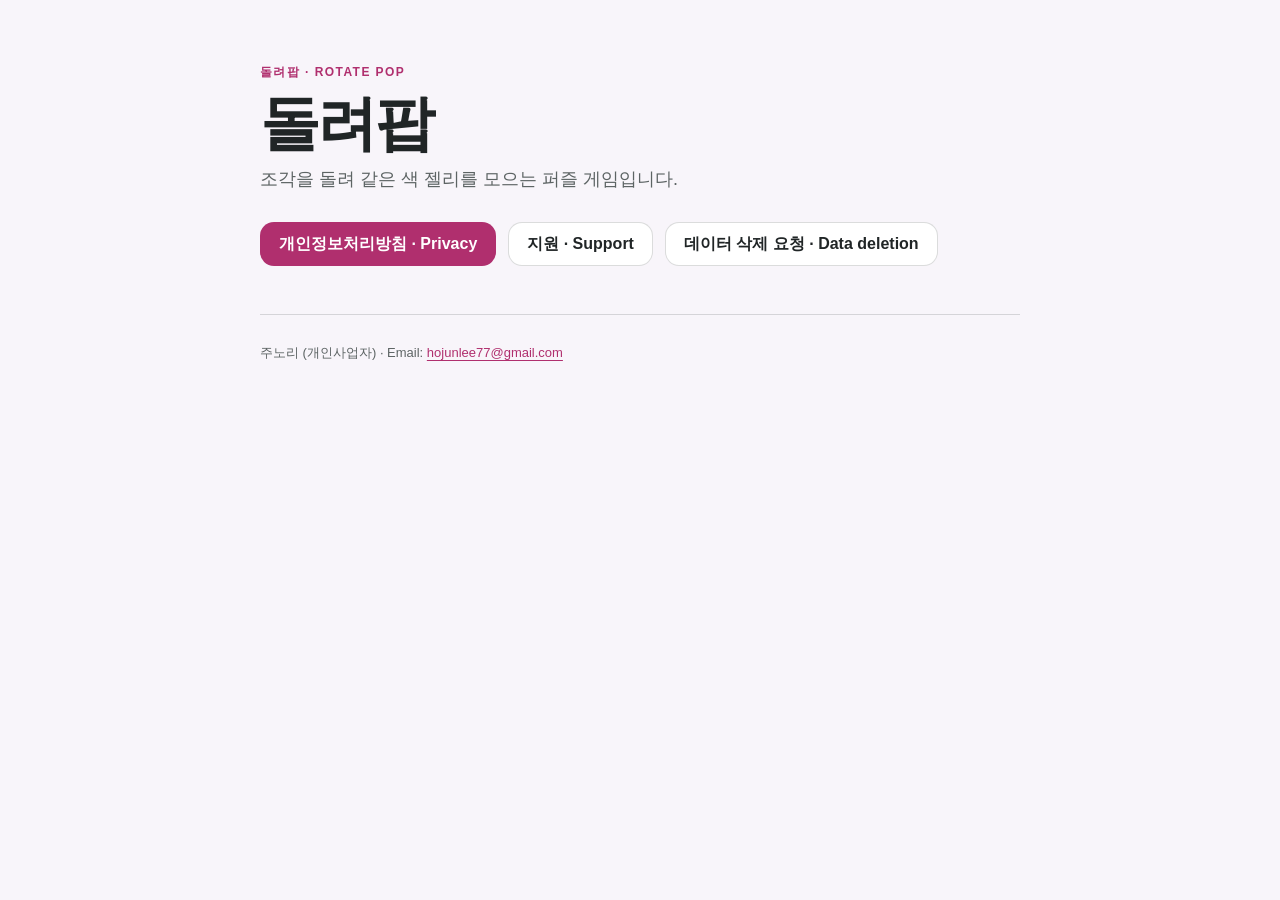
<file: index.html>
<!doctype html>
<html lang="ko">
<head>
  <meta charset="utf-8">
  <meta name="viewport" content="width=device-width, initial-scale=1">
  <meta name="description" content="돌려팝(Rotate Pop) 개인정보처리방침과 고객 지원 · Privacy Policy and Support for Rotate Pop.">
  <title>돌려팝 · Rotate Pop</title>
  <link rel="stylesheet" href="styles.css">
</head>
<body>
  <main>
    <header>
      <div class="eyebrow">돌려팝 · Rotate Pop</div>
      <h1>돌려팝</h1>
      <p class="lede">조각을 돌려 같은 색 젤리를 모으는 퍼즐 게임입니다.</p>
      <div class="actions">
        <a class="button primary" href="privacy/">개인정보처리방침 · Privacy</a>
        <a class="button" href="support/">지원 · Support</a>
        <a class="button" href="data-deletion/">데이터 삭제 요청 · Data deletion</a>
      </div>
    </header>
    <footer>
      주노리 (개인사업자) · Email: <a href="mailto:hojunlee77@gmail.com?subject=Rotate%20Pop">hojunlee77@gmail.com</a>
    </footer>
  </main>
</body>
</html>
</file>
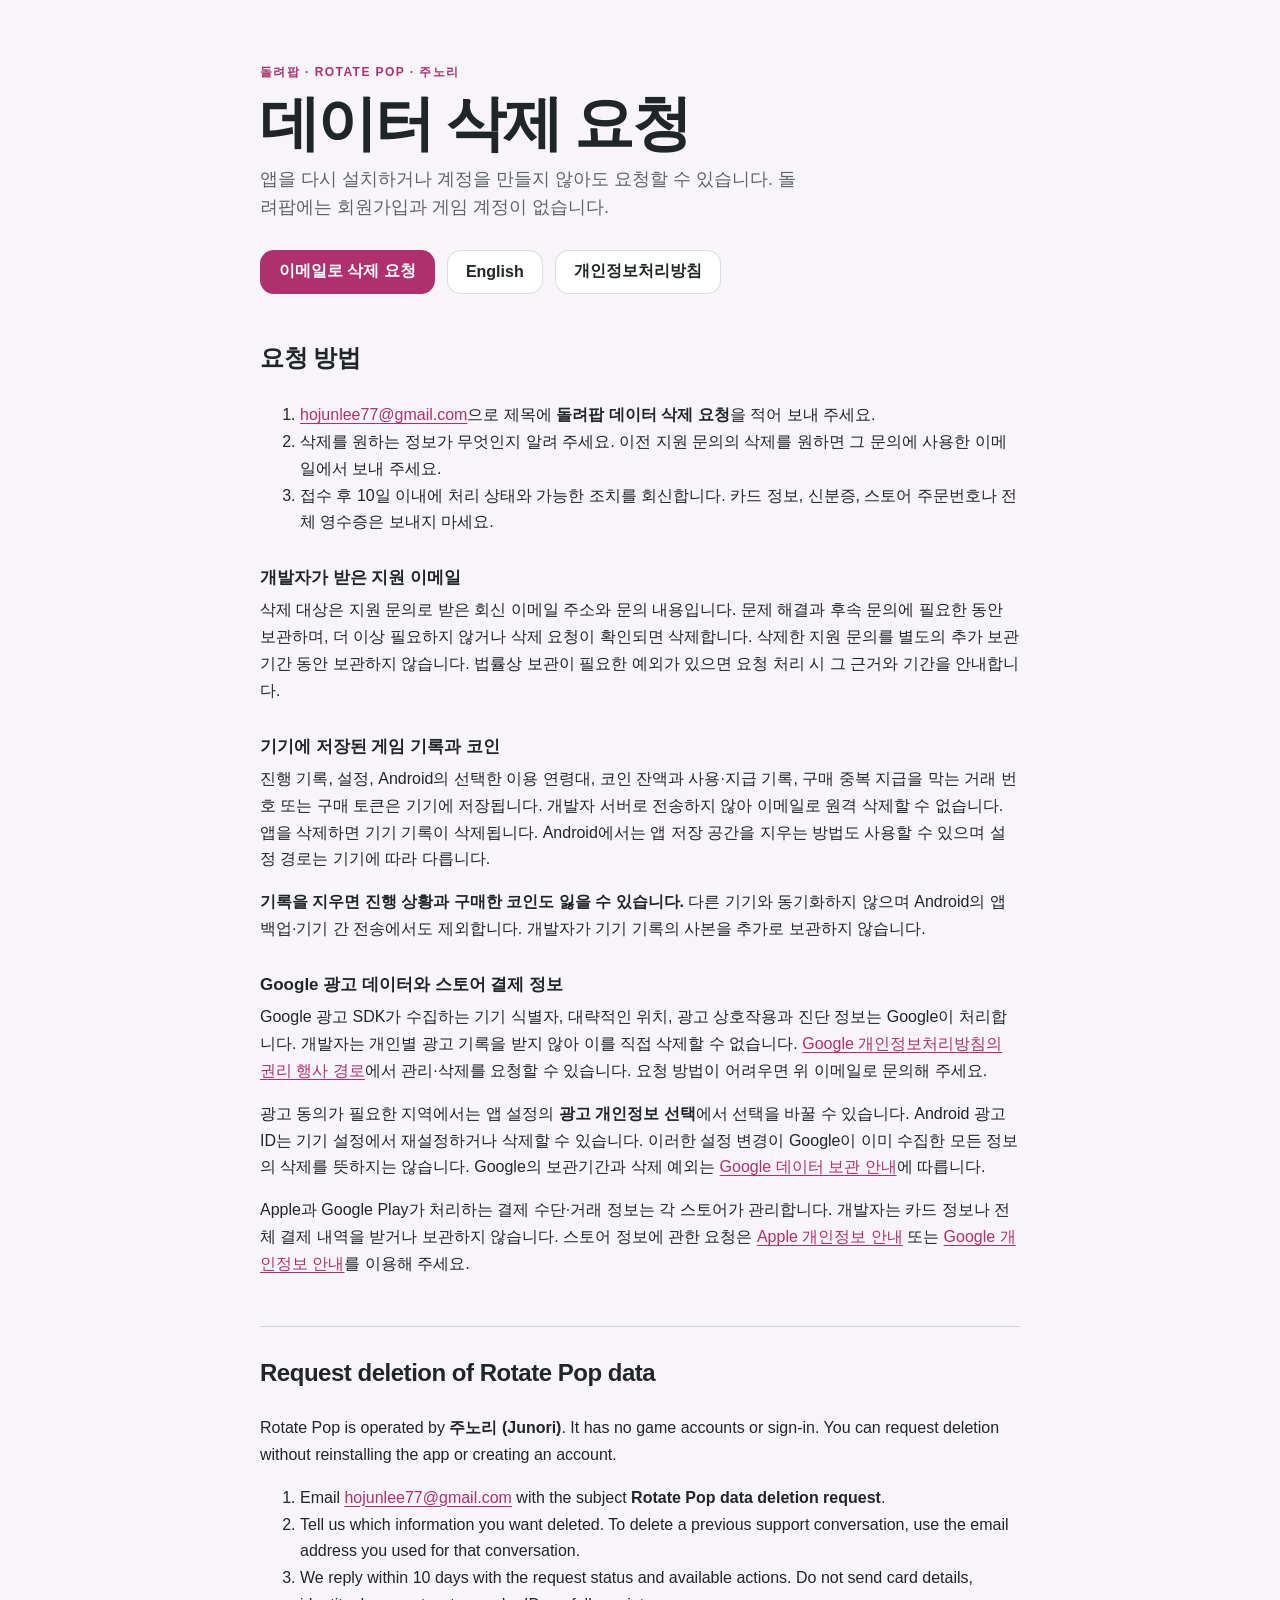
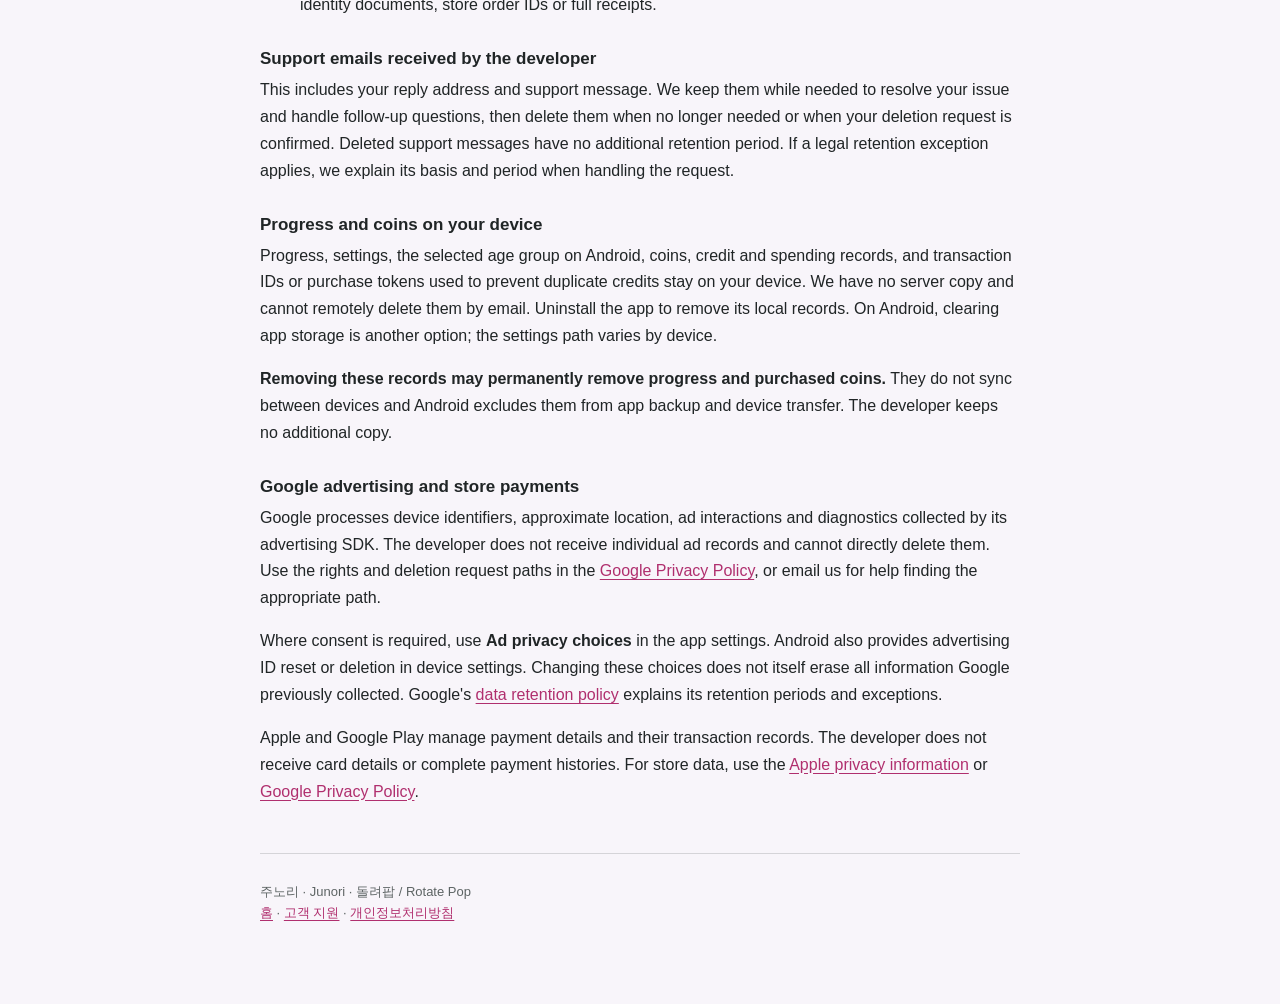
<file: data-deletion/index.html>
<!doctype html>
<html lang="ko">
<head>
  <meta charset="utf-8">
  <meta name="viewport" content="width=device-width, initial-scale=1">
  <meta name="description" content="돌려팝(Rotate Pop) 데이터 삭제 요청 방법 · Request deletion of Rotate Pop data.">
  <title>돌려팝 데이터 삭제 요청 · Rotate Pop Data Deletion</title>
  <link rel="stylesheet" href="../styles.css">
</head>
<body>
  <main>
    <header>
      <div class="eyebrow">돌려팝 · Rotate Pop · 주노리</div>
      <h1>데이터 삭제 요청</h1>
      <p class="lede">앱을 다시 설치하거나 계정을 만들지 않아도 요청할 수 있습니다. 돌려팝에는 회원가입과 게임 계정이 없습니다.</p>
      <nav class="actions" aria-label="데이터 삭제 안내">
        <a class="button primary" href="mailto:hojunlee77@gmail.com?subject=Rotate%20Pop%20data%20deletion%20request">이메일로 삭제 요청</a>
        <a class="button" href="#english">English</a>
        <a class="button" href="../privacy/">개인정보처리방침</a>
      </nav>
    </header>

    <section class="language" lang="ko">
      <h2>요청 방법</h2>
      <ol>
        <li><a href="mailto:hojunlee77@gmail.com?subject=Rotate%20Pop%20data%20deletion%20request">hojunlee77@gmail.com</a>으로 제목에 <strong>돌려팝 데이터 삭제 요청</strong>을 적어 보내 주세요.</li>
        <li>삭제를 원하는 정보가 무엇인지 알려 주세요. 이전 지원 문의의 삭제를 원하면 그 문의에 사용한 이메일에서 보내 주세요.</li>
        <li>접수 후 10일 이내에 처리 상태와 가능한 조치를 회신합니다. 카드 정보, 신분증, 스토어 주문번호나 전체 영수증은 보내지 마세요.</li>
      </ol>

      <h3>개발자가 받은 지원 이메일</h3>
      <p>삭제 대상은 지원 문의로 받은 회신 이메일 주소와 문의 내용입니다. 문제 해결과 후속 문의에 필요한 동안 보관하며, 더 이상 필요하지 않거나 삭제 요청이 확인되면 삭제합니다. 삭제한 지원 문의를 별도의 추가 보관기간 동안 보관하지 않습니다. 법률상 보관이 필요한 예외가 있으면 요청 처리 시 그 근거와 기간을 안내합니다.</p>

      <h3>기기에 저장된 게임 기록과 코인</h3>
      <p>진행 기록, 설정, Android의 선택한 이용 연령대, 코인 잔액과 사용·지급 기록, 구매 중복 지급을 막는 거래 번호 또는 구매 토큰은 기기에 저장됩니다. 개발자 서버로 전송하지 않아 이메일로 원격 삭제할 수 없습니다. 앱을 삭제하면 기기 기록이 삭제됩니다. Android에서는 앱 저장 공간을 지우는 방법도 사용할 수 있으며 설정 경로는 기기에 따라 다릅니다.</p>
      <p><strong>기록을 지우면 진행 상황과 구매한 코인도 잃을 수 있습니다.</strong> 다른 기기와 동기화하지 않으며 Android의 앱 백업·기기 간 전송에서도 제외합니다. 개발자가 기기 기록의 사본을 추가로 보관하지 않습니다.</p>

      <h3>Google 광고 데이터와 스토어 결제 정보</h3>
      <p>Google 광고 SDK가 수집하는 기기 식별자, 대략적인 위치, 광고 상호작용과 진단 정보는 Google이 처리합니다. 개발자는 개인별 광고 기록을 받지 않아 이를 직접 삭제할 수 없습니다. <a href="https://policies.google.com/privacy?hl=ko">Google 개인정보처리방침의 권리 행사 경로</a>에서 관리·삭제를 요청할 수 있습니다. 요청 방법이 어려우면 위 이메일로 문의해 주세요.</p>
      <p>광고 동의가 필요한 지역에서는 앱 설정의 <strong>광고 개인정보 선택</strong>에서 선택을 바꿀 수 있습니다. Android 광고 ID는 기기 설정에서 재설정하거나 삭제할 수 있습니다. 이러한 설정 변경이 Google이 이미 수집한 모든 정보의 삭제를 뜻하지는 않습니다. Google의 보관기간과 삭제 예외는 <a href="https://policies.google.com/technologies/retention?hl=ko">Google 데이터 보관 안내</a>에 따릅니다.</p>
      <p>Apple과 Google Play가 처리하는 결제 수단·거래 정보는 각 스토어가 관리합니다. 개발자는 카드 정보나 전체 결제 내역을 받거나 보관하지 않습니다. 스토어 정보에 관한 요청은 <a href="https://www.apple.com/kr/legal/privacy/">Apple 개인정보 안내</a> 또는 <a href="https://policies.google.com/privacy?hl=ko">Google 개인정보 안내</a>를 이용해 주세요.</p>
    </section>

    <section id="english" class="language" lang="en">
      <h2>Request deletion of Rotate Pop data</h2>
      <p>Rotate Pop is operated by <strong>주노리 (Junori)</strong>. It has no game accounts or sign-in. You can request deletion without reinstalling the app or creating an account.</p>
      <ol>
        <li>Email <a href="mailto:hojunlee77@gmail.com?subject=Rotate%20Pop%20data%20deletion%20request">hojunlee77@gmail.com</a> with the subject <strong>Rotate Pop data deletion request</strong>.</li>
        <li>Tell us which information you want deleted. To delete a previous support conversation, use the email address you used for that conversation.</li>
        <li>We reply within 10 days with the request status and available actions. Do not send card details, identity documents, store order IDs or full receipts.</li>
      </ol>
      <h3>Support emails received by the developer</h3>
      <p>This includes your reply address and support message. We keep them while needed to resolve your issue and handle follow-up questions, then delete them when no longer needed or when your deletion request is confirmed. Deleted support messages have no additional retention period. If a legal retention exception applies, we explain its basis and period when handling the request.</p>
      <h3>Progress and coins on your device</h3>
      <p>Progress, settings, the selected age group on Android, coins, credit and spending records, and transaction IDs or purchase tokens used to prevent duplicate credits stay on your device. We have no server copy and cannot remotely delete them by email. Uninstall the app to remove its local records. On Android, clearing app storage is another option; the settings path varies by device.</p>
      <p><strong>Removing these records may permanently remove progress and purchased coins.</strong> They do not sync between devices and Android excludes them from app backup and device transfer. The developer keeps no additional copy.</p>
      <h3>Google advertising and store payments</h3>
      <p>Google processes device identifiers, approximate location, ad interactions and diagnostics collected by its advertising SDK. The developer does not receive individual ad records and cannot directly delete them. Use the rights and deletion request paths in the <a href="https://policies.google.com/privacy">Google Privacy Policy</a>, or email us for help finding the appropriate path.</p>
      <p>Where consent is required, use <strong>Ad privacy choices</strong> in the app settings. Android also provides advertising ID reset or deletion in device settings. Changing these choices does not itself erase all information Google previously collected. Google's <a href="https://policies.google.com/technologies/retention">data retention policy</a> explains its retention periods and exceptions.</p>
      <p>Apple and Google Play manage payment details and their transaction records. The developer does not receive card details or complete payment histories. For store data, use the <a href="https://www.apple.com/legal/privacy/">Apple privacy information</a> or <a href="https://policies.google.com/privacy">Google Privacy Policy</a>.</p>
    </section>
    <footer>
      주노리 · Junori · 돌려팝 / Rotate Pop<br>
      <a href="../">홈</a> · <a href="../support/">고객 지원</a> · <a href="../privacy/">개인정보처리방침</a>
    </footer>
  </main>
</body>
</html>
</file>
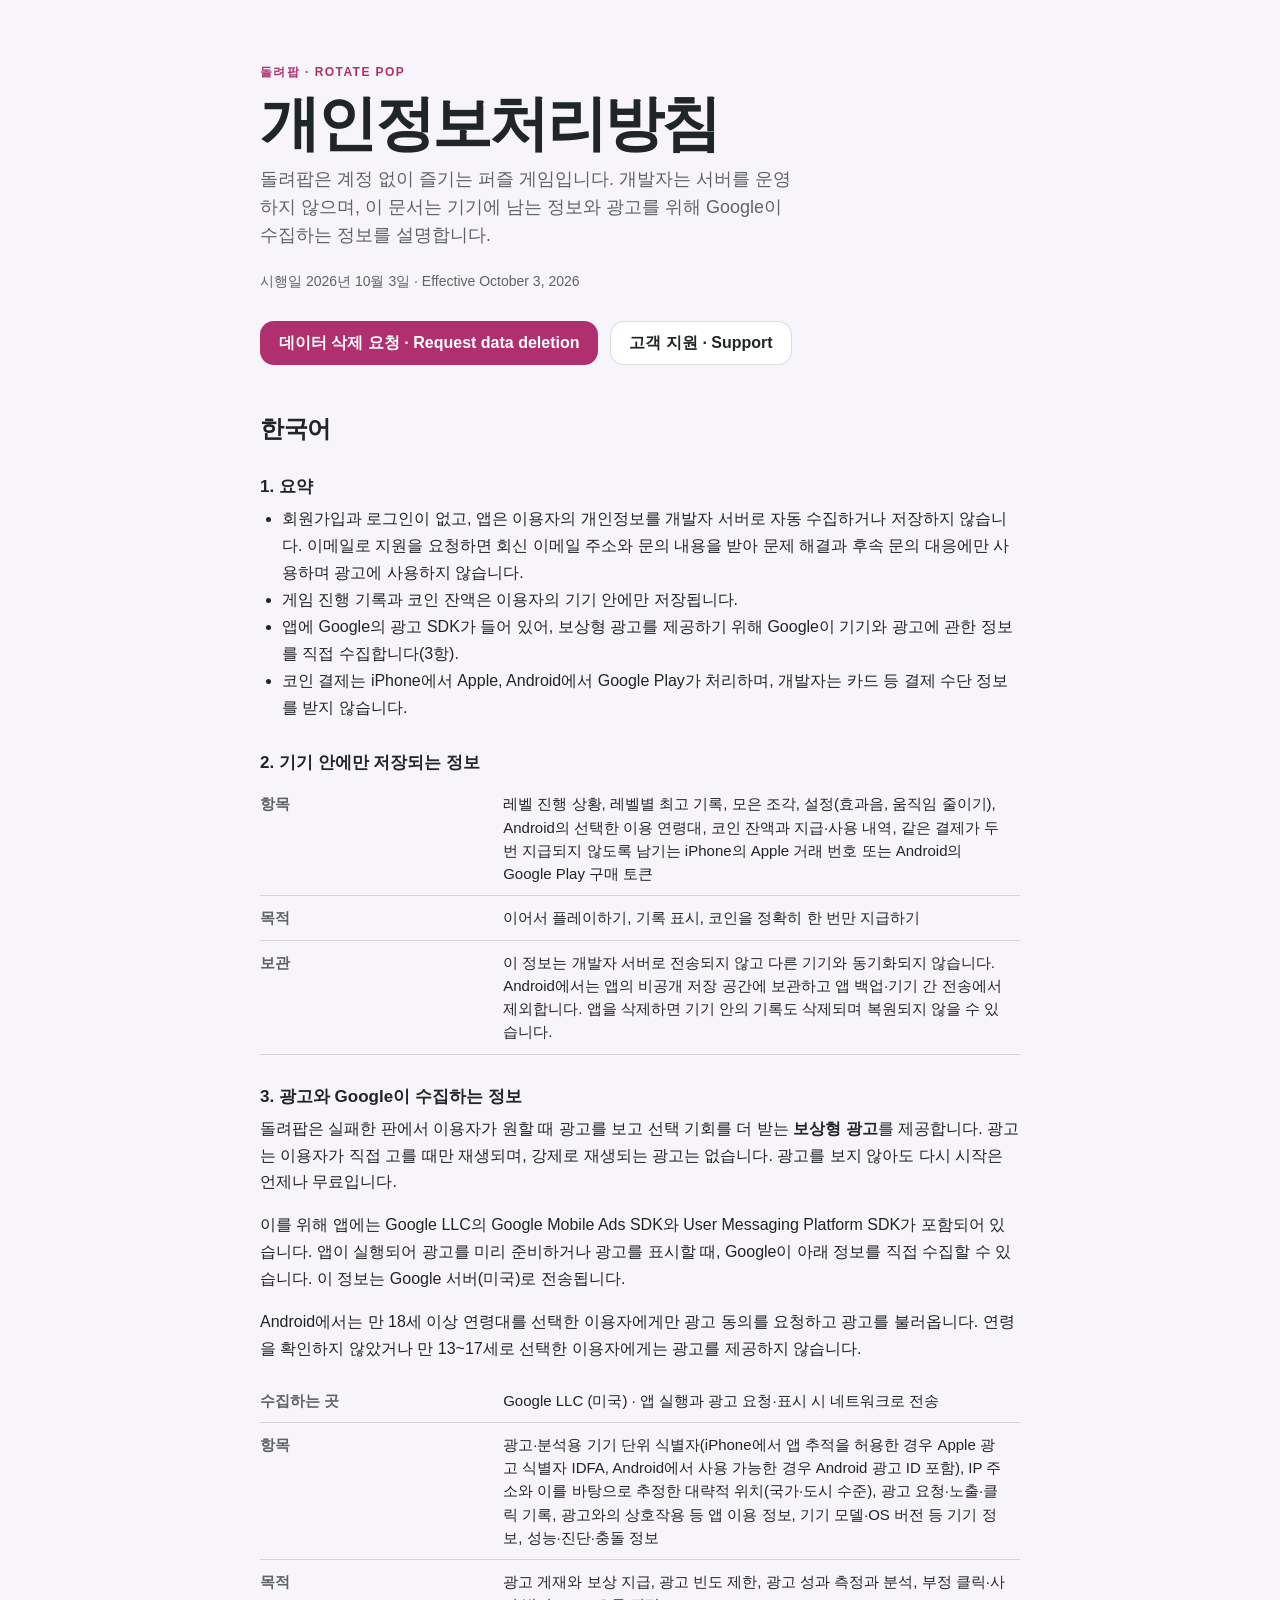
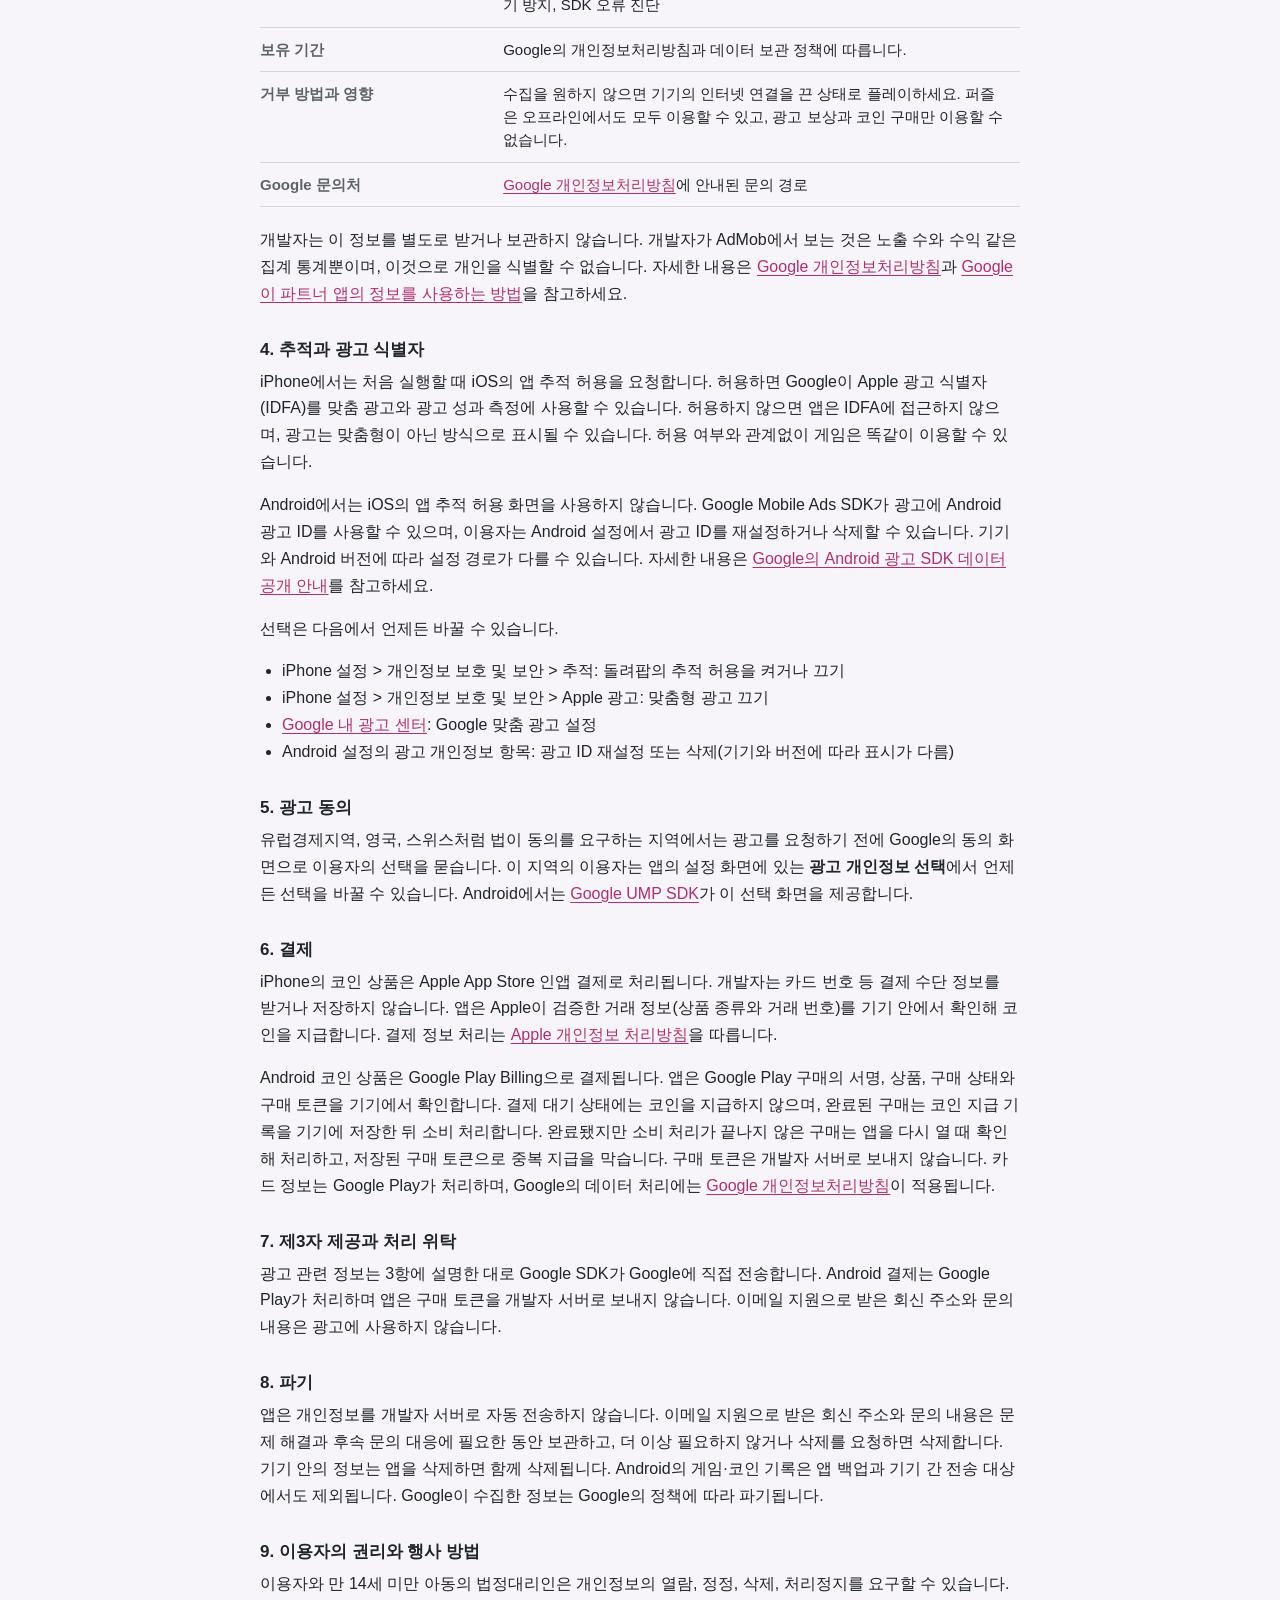
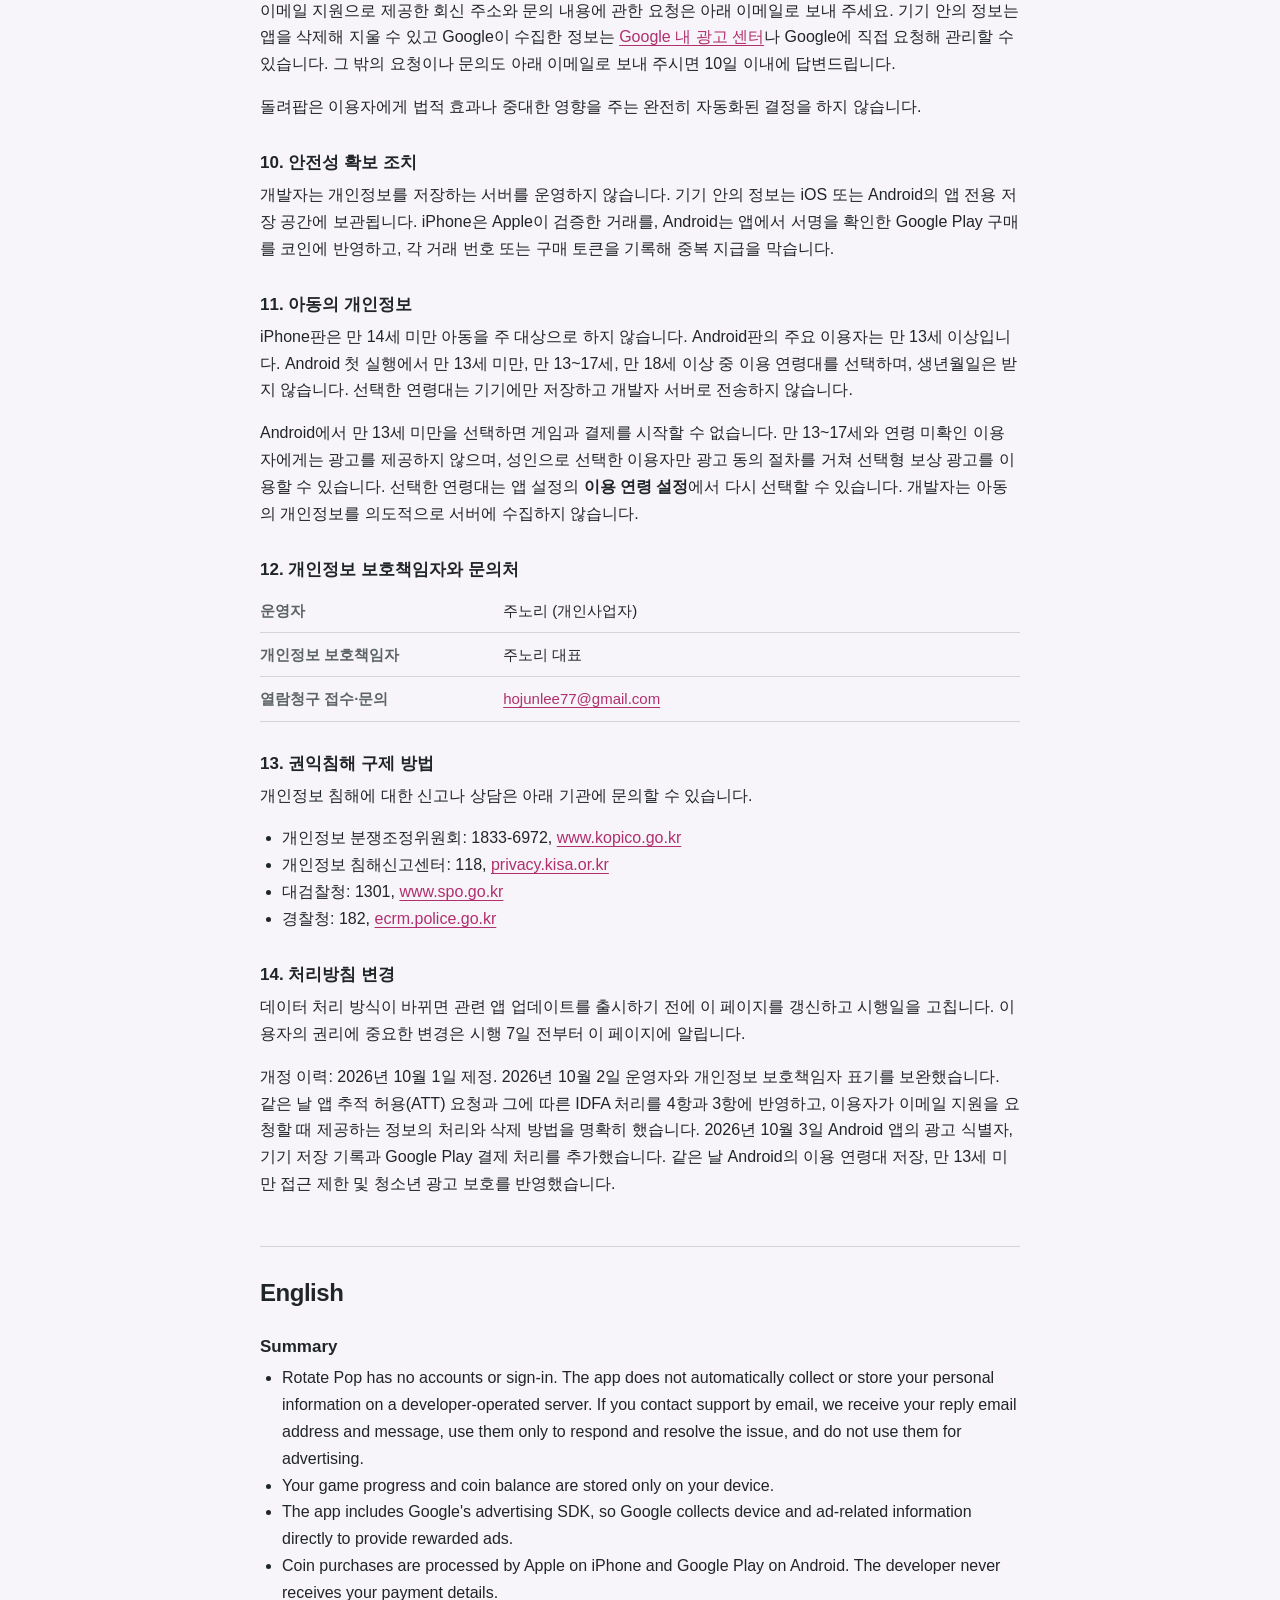
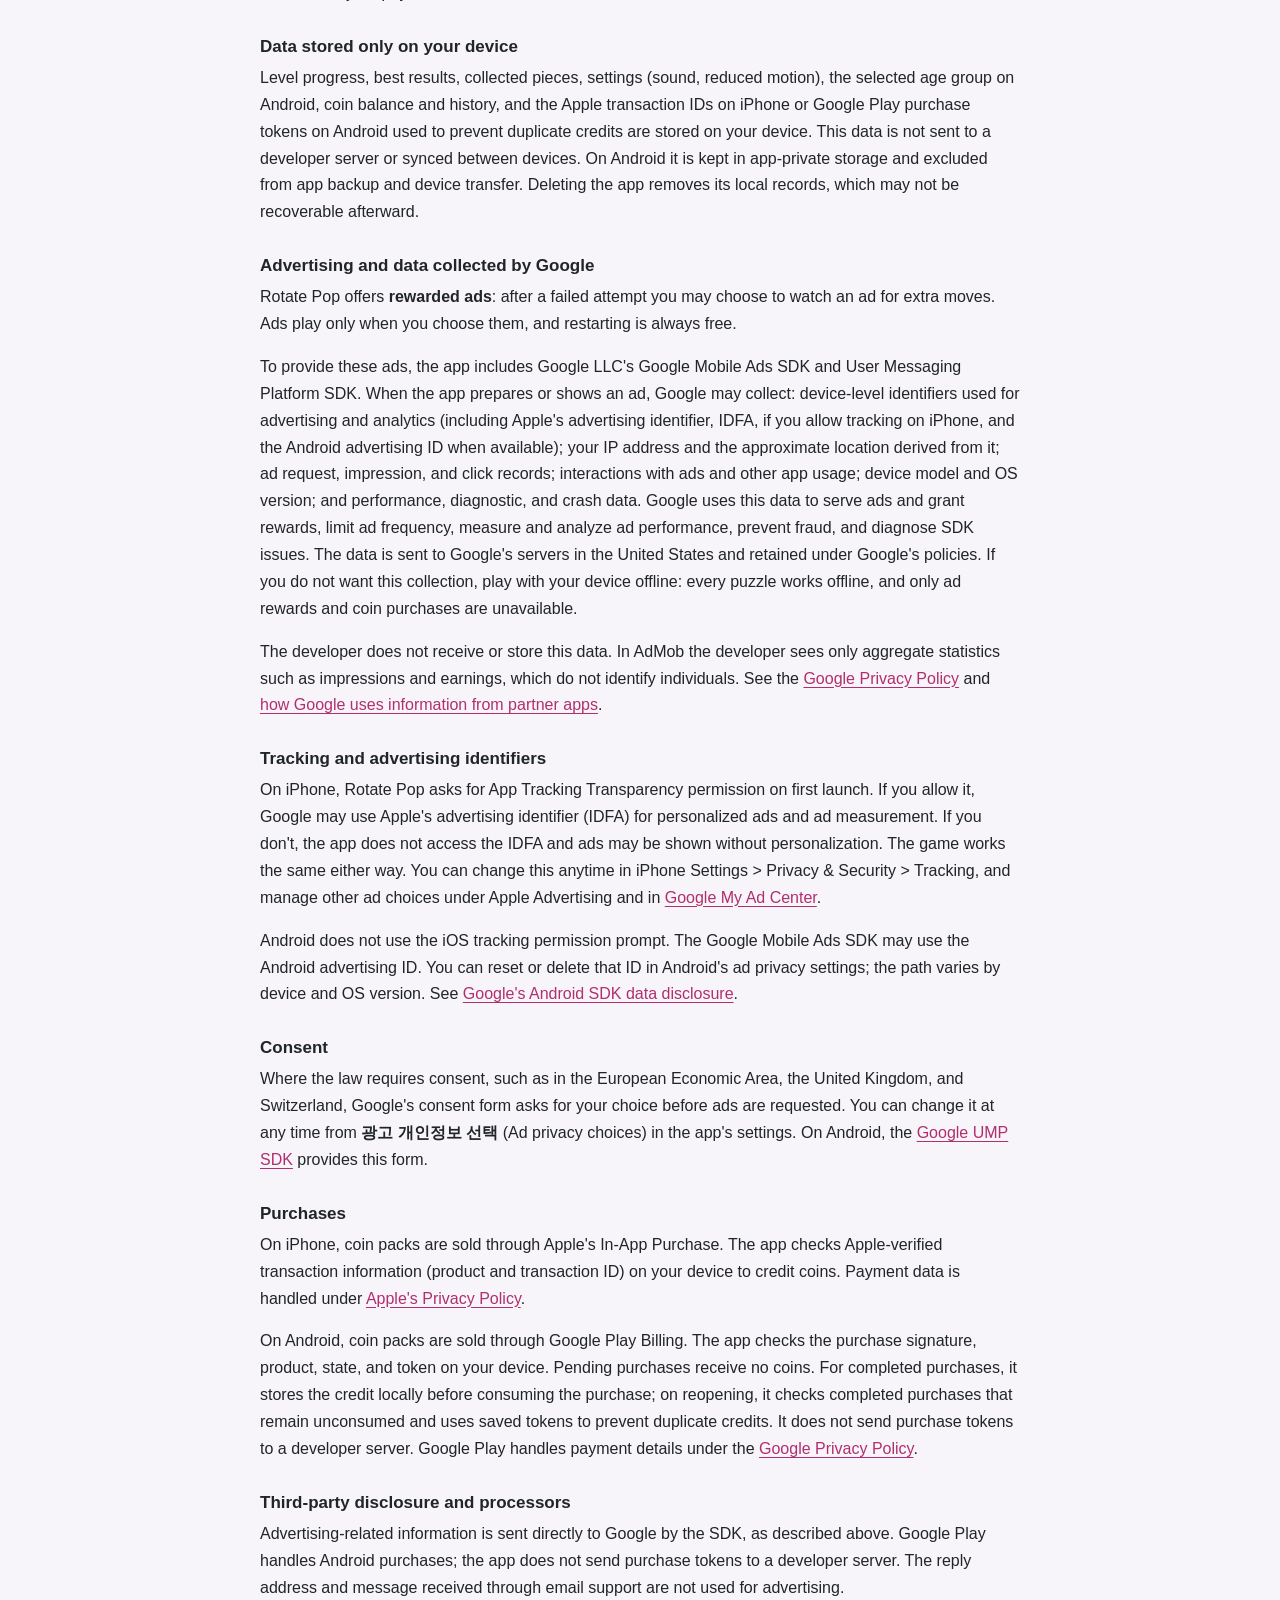
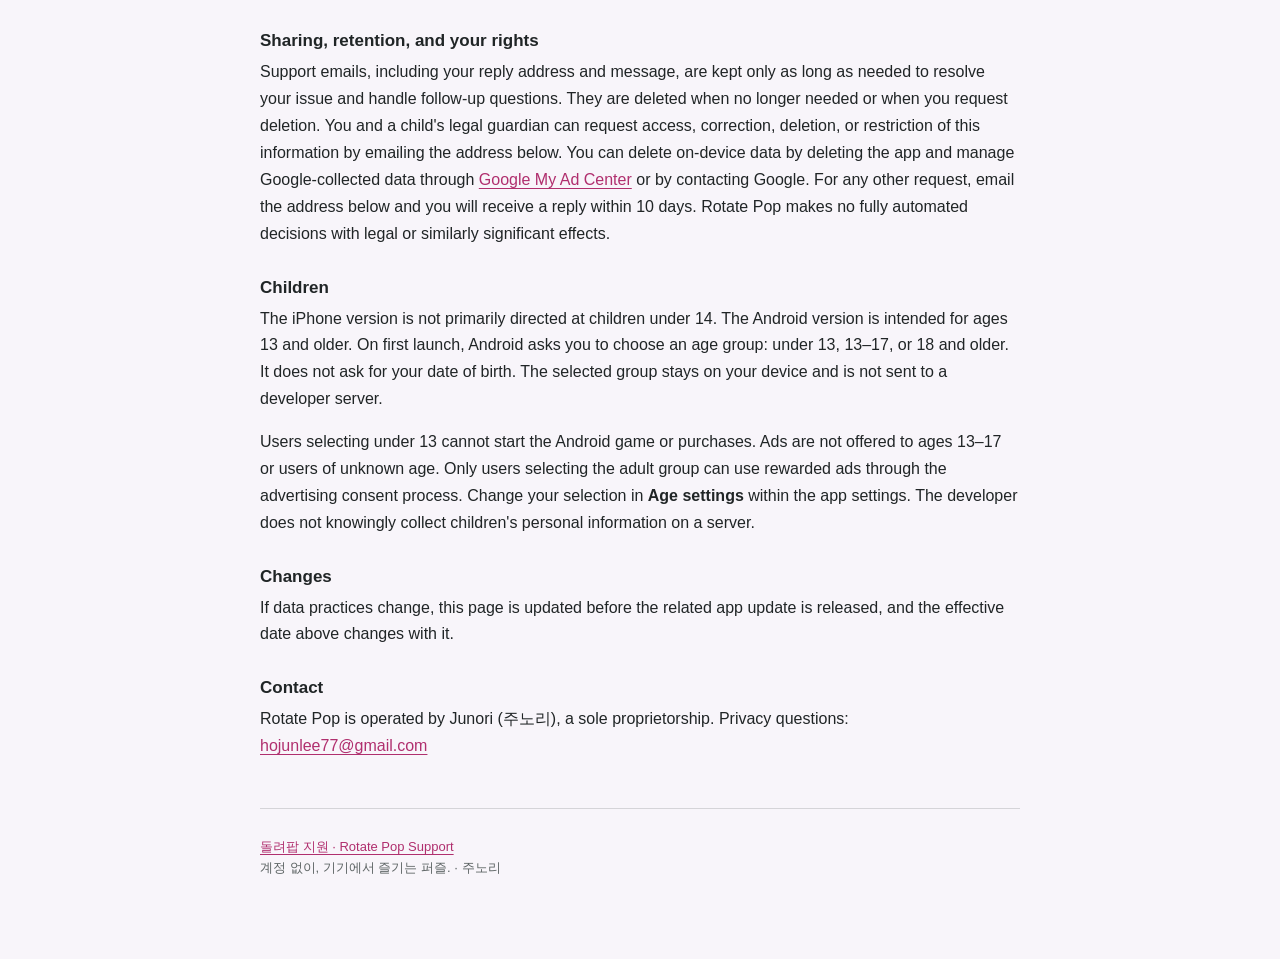
<file: privacy/index.html>
<!doctype html>
<html lang="ko">
<head>
  <meta charset="utf-8">
  <meta name="viewport" content="width=device-width, initial-scale=1">
  <meta name="description" content="돌려팝(Rotate Pop) 개인정보처리방침 · Privacy Policy for Rotate Pop on iPhone and Android.">
  <title>돌려팝 개인정보처리방침 · Rotate Pop Privacy Policy</title>
  <link rel="stylesheet" href="../styles.css">
</head>
<body>
  <main>
    <header>
      <div class="eyebrow">돌려팝 · Rotate Pop</div>
      <h1>개인정보처리방침</h1>
      <p class="lede">돌려팝은 계정 없이 즐기는 퍼즐 게임입니다. 개발자는 서버를 운영하지 않으며, 이 문서는 기기에 남는 정보와 광고를 위해 Google이 수집하는 정보를 설명합니다.</p>
      <p class="meta">시행일 2026년 10월 3일 · Effective October 3, 2026</p>
      <nav class="actions" aria-label="개인정보 요청">
        <a class="button primary" href="../data-deletion/">데이터 삭제 요청 · Request data deletion</a>
        <a class="button" href="../support/">고객 지원 · Support</a>
      </nav>
    </header>

    <section class="language" lang="ko">
      <h2>한국어</h2>

      <h3>1. 요약</h3>
      <ul>
        <li>회원가입과 로그인이 없고, 앱은 이용자의 개인정보를 개발자 서버로 자동 수집하거나 저장하지 않습니다. 이메일로 지원을 요청하면 회신 이메일 주소와 문의 내용을 받아 문제 해결과 후속 문의 대응에만 사용하며 광고에 사용하지 않습니다.</li>
        <li>게임 진행 기록과 코인 잔액은 이용자의 기기 안에만 저장됩니다.</li>
        <li>앱에 Google의 광고 SDK가 들어 있어, 보상형 광고를 제공하기 위해 Google이 기기와 광고에 관한 정보를 직접 수집합니다(3항).</li>
        <li>코인 결제는 iPhone에서 Apple, Android에서 Google Play가 처리하며, 개발자는 카드 등 결제 수단 정보를 받지 않습니다.</li>
      </ul>

      <h3>2. 기기 안에만 저장되는 정보</h3>
      <table>
        <tr><th>항목</th><td>레벨 진행 상황, 레벨별 최고 기록, 모은 조각, 설정(효과음, 움직임 줄이기), Android의 선택한 이용 연령대, 코인 잔액과 지급·사용 내역, 같은 결제가 두 번 지급되지 않도록 남기는 iPhone의 Apple 거래 번호 또는 Android의 Google Play 구매 토큰</td></tr>
        <tr><th>목적</th><td>이어서 플레이하기, 기록 표시, 코인을 정확히 한 번만 지급하기</td></tr>
        <tr><th>보관</th><td>이 정보는 개발자 서버로 전송되지 않고 다른 기기와 동기화되지 않습니다. Android에서는 앱의 비공개 저장 공간에 보관하고 앱 백업·기기 간 전송에서 제외합니다. 앱을 삭제하면 기기 안의 기록도 삭제되며 복원되지 않을 수 있습니다.</td></tr>
      </table>

      <h3>3. 광고와 Google이 수집하는 정보</h3>
      <p>돌려팝은 실패한 판에서 이용자가 원할 때 광고를 보고 선택 기회를 더 받는 <strong>보상형 광고</strong>를 제공합니다. 광고는 이용자가 직접 고를 때만 재생되며, 강제로 재생되는 광고는 없습니다. 광고를 보지 않아도 다시 시작은 언제나 무료입니다.</p>
      <p>이를 위해 앱에는 Google LLC의 Google Mobile Ads SDK와 User Messaging Platform SDK가 포함되어 있습니다. 앱이 실행되어 광고를 미리 준비하거나 광고를 표시할 때, Google이 아래 정보를 직접 수집할 수 있습니다. 이 정보는 Google 서버(미국)로 전송됩니다.</p>
      <p>Android에서는 만 18세 이상 연령대를 선택한 이용자에게만 광고 동의를 요청하고 광고를 불러옵니다. 연령을 확인하지 않았거나 만 13~17세로 선택한 이용자에게는 광고를 제공하지 않습니다.</p>
      <table>
        <tr><th>수집하는 곳</th><td>Google LLC (미국) · 앱 실행과 광고 요청·표시 시 네트워크로 전송</td></tr>
        <tr><th>항목</th><td>광고·분석용 기기 단위 식별자(iPhone에서 앱 추적을 허용한 경우 Apple 광고 식별자 IDFA, Android에서 사용 가능한 경우 Android 광고 ID 포함), IP 주소와 이를 바탕으로 추정한 대략적 위치(국가·도시 수준), 광고 요청·노출·클릭 기록, 광고와의 상호작용 등 앱 이용 정보, 기기 모델·OS 버전 등 기기 정보, 성능·진단·충돌 정보</td></tr>
        <tr><th>목적</th><td>광고 게재와 보상 지급, 광고 빈도 제한, 광고 성과 측정과 분석, 부정 클릭·사기 방지, SDK 오류 진단</td></tr>
        <tr><th>보유 기간</th><td>Google의 개인정보처리방침과 데이터 보관 정책에 따릅니다.</td></tr>
        <tr><th>거부 방법과 영향</th><td>수집을 원하지 않으면 기기의 인터넷 연결을 끈 상태로 플레이하세요. 퍼즐은 오프라인에서도 모두 이용할 수 있고, 광고 보상과 코인 구매만 이용할 수 없습니다.</td></tr>
        <tr><th>Google 문의처</th><td><a href="https://policies.google.com/privacy?hl=ko">Google 개인정보처리방침</a>에 안내된 문의 경로</td></tr>
      </table>
      <p>개발자는 이 정보를 별도로 받거나 보관하지 않습니다. 개발자가 AdMob에서 보는 것은 노출 수와 수익 같은 집계 통계뿐이며, 이것으로 개인을 식별할 수 없습니다. 자세한 내용은 <a href="https://policies.google.com/privacy?hl=ko">Google 개인정보처리방침</a>과 <a href="https://policies.google.com/technologies/partner-sites?hl=ko">Google이 파트너 앱의 정보를 사용하는 방법</a>을 참고하세요.</p>

      <h3>4. 추적과 광고 식별자</h3>
      <p>iPhone에서는 처음 실행할 때 iOS의 앱 추적 허용을 요청합니다. 허용하면 Google이 Apple 광고 식별자(IDFA)를 맞춤 광고와 광고 성과 측정에 사용할 수 있습니다. 허용하지 않으면 앱은 IDFA에 접근하지 않으며, 광고는 맞춤형이 아닌 방식으로 표시될 수 있습니다. 허용 여부와 관계없이 게임은 똑같이 이용할 수 있습니다.</p>
      <p>Android에서는 iOS의 앱 추적 허용 화면을 사용하지 않습니다. Google Mobile Ads SDK가 광고에 Android 광고 ID를 사용할 수 있으며, 이용자는 Android 설정에서 광고 ID를 재설정하거나 삭제할 수 있습니다. 기기와 Android 버전에 따라 설정 경로가 다를 수 있습니다. 자세한 내용은 <a href="https://developers.google.com/admob/android/privacy/play-data-disclosure">Google의 Android 광고 SDK 데이터 공개 안내</a>를 참고하세요.</p>
      <p>선택은 다음에서 언제든 바꿀 수 있습니다.</p>
      <ul>
        <li>iPhone 설정 &gt; 개인정보 보호 및 보안 &gt; 추적: 돌려팝의 추적 허용을 켜거나 끄기</li>
        <li>iPhone 설정 &gt; 개인정보 보호 및 보안 &gt; Apple 광고: 맞춤형 광고 끄기</li>
        <li><a href="https://myadcenter.google.com/">Google 내 광고 센터</a>: Google 맞춤 광고 설정</li>
        <li>Android 설정의 광고 개인정보 항목: 광고 ID 재설정 또는 삭제(기기와 버전에 따라 표시가 다름)</li>
      </ul>

      <h3>5. 광고 동의</h3>
      <p>유럽경제지역, 영국, 스위스처럼 법이 동의를 요구하는 지역에서는 광고를 요청하기 전에 Google의 동의 화면으로 이용자의 선택을 묻습니다. 이 지역의 이용자는 앱의 설정 화면에 있는 <strong>광고 개인정보 선택</strong>에서 언제든 선택을 바꿀 수 있습니다. Android에서는 <a href="https://developers.google.com/admob/android/privacy">Google UMP SDK</a>가 이 선택 화면을 제공합니다.</p>

      <h3>6. 결제</h3>
      <p>iPhone의 코인 상품은 Apple App Store 인앱 결제로 처리됩니다. 개발자는 카드 번호 등 결제 수단 정보를 받거나 저장하지 않습니다. 앱은 Apple이 검증한 거래 정보(상품 종류와 거래 번호)를 기기 안에서 확인해 코인을 지급합니다. 결제 정보 처리는 <a href="https://www.apple.com/kr/legal/privacy/">Apple 개인정보 처리방침</a>을 따릅니다.</p>
      <p>Android 코인 상품은 Google Play Billing으로 결제됩니다. 앱은 Google Play 구매의 서명, 상품, 구매 상태와 구매 토큰을 기기에서 확인합니다. 결제 대기 상태에는 코인을 지급하지 않으며, 완료된 구매는 코인 지급 기록을 기기에 저장한 뒤 소비 처리합니다. 완료됐지만 소비 처리가 끝나지 않은 구매는 앱을 다시 열 때 확인해 처리하고, 저장된 구매 토큰으로 중복 지급을 막습니다. 구매 토큰은 개발자 서버로 보내지 않습니다. 카드 정보는 Google Play가 처리하며, Google의 데이터 처리에는 <a href="https://policies.google.com/privacy?hl=ko">Google 개인정보처리방침</a>이 적용됩니다.</p>

      <h3>7. 제3자 제공과 처리 위탁</h3>
      <p>광고 관련 정보는 3항에 설명한 대로 Google SDK가 Google에 직접 전송합니다. Android 결제는 Google Play가 처리하며 앱은 구매 토큰을 개발자 서버로 보내지 않습니다. 이메일 지원으로 받은 회신 주소와 문의 내용은 광고에 사용하지 않습니다.</p>

      <h3>8. 파기</h3>
      <p>앱은 개인정보를 개발자 서버로 자동 전송하지 않습니다. 이메일 지원으로 받은 회신 주소와 문의 내용은 문제 해결과 후속 문의 대응에 필요한 동안 보관하고, 더 이상 필요하지 않거나 삭제를 요청하면 삭제합니다. 기기 안의 정보는 앱을 삭제하면 함께 삭제됩니다. Android의 게임·코인 기록은 앱 백업과 기기 간 전송 대상에서도 제외됩니다. Google이 수집한 정보는 Google의 정책에 따라 파기됩니다.</p>

      <h3>9. 이용자의 권리와 행사 방법</h3>
      <p>이용자와 만 14세 미만 아동의 법정대리인은 개인정보의 열람, 정정, 삭제, 처리정지를 요구할 수 있습니다. 이메일 지원으로 제공한 회신 주소와 문의 내용에 관한 요청은 아래 이메일로 보내 주세요. 기기 안의 정보는 앱을 삭제해 지울 수 있고 Google이 수집한 정보는 <a href="https://myadcenter.google.com/">Google 내 광고 센터</a>나 Google에 직접 요청해 관리할 수 있습니다. 그 밖의 요청이나 문의도 아래 이메일로 보내 주시면 10일 이내에 답변드립니다.</p>
      <p>돌려팝은 이용자에게 법적 효과나 중대한 영향을 주는 완전히 자동화된 결정을 하지 않습니다.</p>

      <h3>10. 안전성 확보 조치</h3>
      <p>개발자는 개인정보를 저장하는 서버를 운영하지 않습니다. 기기 안의 정보는 iOS 또는 Android의 앱 전용 저장 공간에 보관됩니다. iPhone은 Apple이 검증한 거래를, Android는 앱에서 서명을 확인한 Google Play 구매를 코인에 반영하고, 각 거래 번호 또는 구매 토큰을 기록해 중복 지급을 막습니다.</p>

      <h3>11. 아동의 개인정보</h3>
      <p>iPhone판은 만 14세 미만 아동을 주 대상으로 하지 않습니다. Android판의 주요 이용자는 만 13세 이상입니다. Android 첫 실행에서 만 13세 미만, 만 13~17세, 만 18세 이상 중 이용 연령대를 선택하며, 생년월일은 받지 않습니다. 선택한 연령대는 기기에만 저장하고 개발자 서버로 전송하지 않습니다.</p>
      <p>Android에서 만 13세 미만을 선택하면 게임과 결제를 시작할 수 없습니다. 만 13~17세와 연령 미확인 이용자에게는 광고를 제공하지 않으며, 성인으로 선택한 이용자만 광고 동의 절차를 거쳐 선택형 보상 광고를 이용할 수 있습니다. 선택한 연령대는 앱 설정의 <strong>이용 연령 설정</strong>에서 다시 선택할 수 있습니다. 개발자는 아동의 개인정보를 의도적으로 서버에 수집하지 않습니다.</p>

      <h3>12. 개인정보 보호책임자와 문의처</h3>
      <table>
        <tr><th>운영자</th><td>주노리 (개인사업자)</td></tr>
        <tr><th>개인정보 보호책임자</th><td>주노리 대표</td></tr>
        <tr><th>열람청구 접수·문의</th><td><a href="mailto:hojunlee77@gmail.com?subject=%EB%8F%8C%EB%A0%A4%ED%8C%9D%20%EA%B0%9C%EC%9D%B8%EC%A0%95%EB%B3%B4%20%EB%AC%B8%EC%9D%98">hojunlee77@gmail.com</a></td></tr>
      </table>

      <h3>13. 권익침해 구제 방법</h3>
      <p>개인정보 침해에 대한 신고나 상담은 아래 기관에 문의할 수 있습니다.</p>
      <ul>
        <li>개인정보 분쟁조정위원회: 1833-6972, <a href="https://www.kopico.go.kr">www.kopico.go.kr</a></li>
        <li>개인정보 침해신고센터: 118, <a href="https://privacy.kisa.or.kr">privacy.kisa.or.kr</a></li>
        <li>대검찰청: 1301, <a href="https://www.spo.go.kr">www.spo.go.kr</a></li>
        <li>경찰청: 182, <a href="https://ecrm.police.go.kr">ecrm.police.go.kr</a></li>
      </ul>

      <h3>14. 처리방침 변경</h3>
      <p>데이터 처리 방식이 바뀌면 관련 앱 업데이트를 출시하기 전에 이 페이지를 갱신하고 시행일을 고칩니다. 이용자의 권리에 중요한 변경은 시행 7일 전부터 이 페이지에 알립니다.</p>
      <p>개정 이력: 2026년 10월 1일 제정. 2026년 10월 2일 운영자와 개인정보 보호책임자 표기를 보완했습니다. 같은 날 앱 추적 허용(ATT) 요청과 그에 따른 IDFA 처리를 4항과 3항에 반영하고, 이용자가 이메일 지원을 요청할 때 제공하는 정보의 처리와 삭제 방법을 명확히 했습니다. 2026년 10월 3일 Android 앱의 광고 식별자, 기기 저장 기록과 Google Play 결제 처리를 추가했습니다. 같은 날 Android의 이용 연령대 저장, 만 13세 미만 접근 제한 및 청소년 광고 보호를 반영했습니다.</p>
    </section>

    <section class="language" lang="en">
      <h2>English</h2>

      <h3>Summary</h3>
      <ul>
        <li>Rotate Pop has no accounts or sign-in. The app does not automatically collect or store your personal information on a developer-operated server. If you contact support by email, we receive your reply email address and message, use them only to respond and resolve the issue, and do not use them for advertising.</li>
        <li>Your game progress and coin balance are stored only on your device.</li>
        <li>The app includes Google's advertising SDK, so Google collects device and ad-related information directly to provide rewarded ads.</li>
        <li>Coin purchases are processed by Apple on iPhone and Google Play on Android. The developer never receives your payment details.</li>
      </ul>

      <h3>Data stored only on your device</h3>
      <p>Level progress, best results, collected pieces, settings (sound, reduced motion), the selected age group on Android, coin balance and history, and the Apple transaction IDs on iPhone or Google Play purchase tokens on Android used to prevent duplicate credits are stored on your device. This data is not sent to a developer server or synced between devices. On Android it is kept in app-private storage and excluded from app backup and device transfer. Deleting the app removes its local records, which may not be recoverable afterward.</p>

      <h3>Advertising and data collected by Google</h3>
      <p>Rotate Pop offers <strong>rewarded ads</strong>: after a failed attempt you may choose to watch an ad for extra moves. Ads play only when you choose them, and restarting is always free.</p>
      <p>To provide these ads, the app includes Google LLC's Google Mobile Ads SDK and User Messaging Platform SDK. When the app prepares or shows an ad, Google may collect: device-level identifiers used for advertising and analytics (including Apple's advertising identifier, IDFA, if you allow tracking on iPhone, and the Android advertising ID when available); your IP address and the approximate location derived from it; ad request, impression, and click records; interactions with ads and other app usage; device model and OS version; and performance, diagnostic, and crash data. Google uses this data to serve ads and grant rewards, limit ad frequency, measure and analyze ad performance, prevent fraud, and diagnose SDK issues. The data is sent to Google's servers in the United States and retained under Google's policies. If you do not want this collection, play with your device offline: every puzzle works offline, and only ad rewards and coin purchases are unavailable.</p>
      <p>The developer does not receive or store this data. In AdMob the developer sees only aggregate statistics such as impressions and earnings, which do not identify individuals. See the <a href="https://policies.google.com/privacy">Google Privacy Policy</a> and <a href="https://policies.google.com/technologies/partner-sites">how Google uses information from partner apps</a>.</p>

      <h3>Tracking and advertising identifiers</h3>
      <p>On iPhone, Rotate Pop asks for App Tracking Transparency permission on first launch. If you allow it, Google may use Apple's advertising identifier (IDFA) for personalized ads and ad measurement. If you don't, the app does not access the IDFA and ads may be shown without personalization. The game works the same either way. You can change this anytime in iPhone Settings &gt; Privacy &amp; Security &gt; Tracking, and manage other ad choices under Apple Advertising and in <a href="https://myadcenter.google.com/">Google My Ad Center</a>.</p>
      <p>Android does not use the iOS tracking permission prompt. The Google Mobile Ads SDK may use the Android advertising ID. You can reset or delete that ID in Android's ad privacy settings; the path varies by device and OS version. See <a href="https://developers.google.com/admob/android/privacy/play-data-disclosure">Google's Android SDK data disclosure</a>.</p>

      <h3>Consent</h3>
      <p>Where the law requires consent, such as in the European Economic Area, the United Kingdom, and Switzerland, Google's consent form asks for your choice before ads are requested. You can change it at any time from <strong>광고 개인정보 선택</strong> (Ad privacy choices) in the app's settings. On Android, the <a href="https://developers.google.com/admob/android/privacy">Google UMP SDK</a> provides this form.</p>

      <h3>Purchases</h3>
      <p>On iPhone, coin packs are sold through Apple's In-App Purchase. The app checks Apple-verified transaction information (product and transaction ID) on your device to credit coins. Payment data is handled under <a href="https://www.apple.com/legal/privacy/">Apple's Privacy Policy</a>.</p>
      <p>On Android, coin packs are sold through Google Play Billing. The app checks the purchase signature, product, state, and token on your device. Pending purchases receive no coins. For completed purchases, it stores the credit locally before consuming the purchase; on reopening, it checks completed purchases that remain unconsumed and uses saved tokens to prevent duplicate credits. It does not send purchase tokens to a developer server. Google Play handles payment details under the <a href="https://policies.google.com/privacy">Google Privacy Policy</a>.</p>

      <h3>Third-party disclosure and processors</h3>
      <p>Advertising-related information is sent directly to Google by the SDK, as described above. Google Play handles Android purchases; the app does not send purchase tokens to a developer server. The reply address and message received through email support are not used for advertising.</p>

      <h3>Sharing, retention, and your rights</h3>
      <p>Support emails, including your reply address and message, are kept only as long as needed to resolve your issue and handle follow-up questions. They are deleted when no longer needed or when you request deletion. You and a child's legal guardian can request access, correction, deletion, or restriction of this information by emailing the address below. You can delete on-device data by deleting the app and manage Google-collected data through <a href="https://myadcenter.google.com/">Google My Ad Center</a> or by contacting Google. For any other request, email the address below and you will receive a reply within 10 days. Rotate Pop makes no fully automated decisions with legal or similarly significant effects.</p>

      <h3>Children</h3>
      <p>The iPhone version is not primarily directed at children under 14. The Android version is intended for ages 13 and older. On first launch, Android asks you to choose an age group: under 13, 13–17, or 18 and older. It does not ask for your date of birth. The selected group stays on your device and is not sent to a developer server.</p>
      <p>Users selecting under 13 cannot start the Android game or purchases. Ads are not offered to ages 13–17 or users of unknown age. Only users selecting the adult group can use rewarded ads through the advertising consent process. Change your selection in <strong>Age settings</strong> within the app settings. The developer does not knowingly collect children's personal information on a server.</p>

      <h3>Changes</h3>
      <p>If data practices change, this page is updated before the related app update is released, and the effective date above changes with it.</p>

      <h3>Contact</h3>
      <p>Rotate Pop is operated by Junori (주노리), a sole proprietorship. Privacy questions: <a href="mailto:hojunlee77@gmail.com?subject=Rotate%20Pop%20Privacy">hojunlee77@gmail.com</a></p>
    </section>

    <footer>
      <a href="../support/">돌려팝 지원 · Rotate Pop Support</a><br>
      계정 없이, 기기에서 즐기는 퍼즐. · 주노리
    </footer>
  </main>
</body>
</html>
</file>
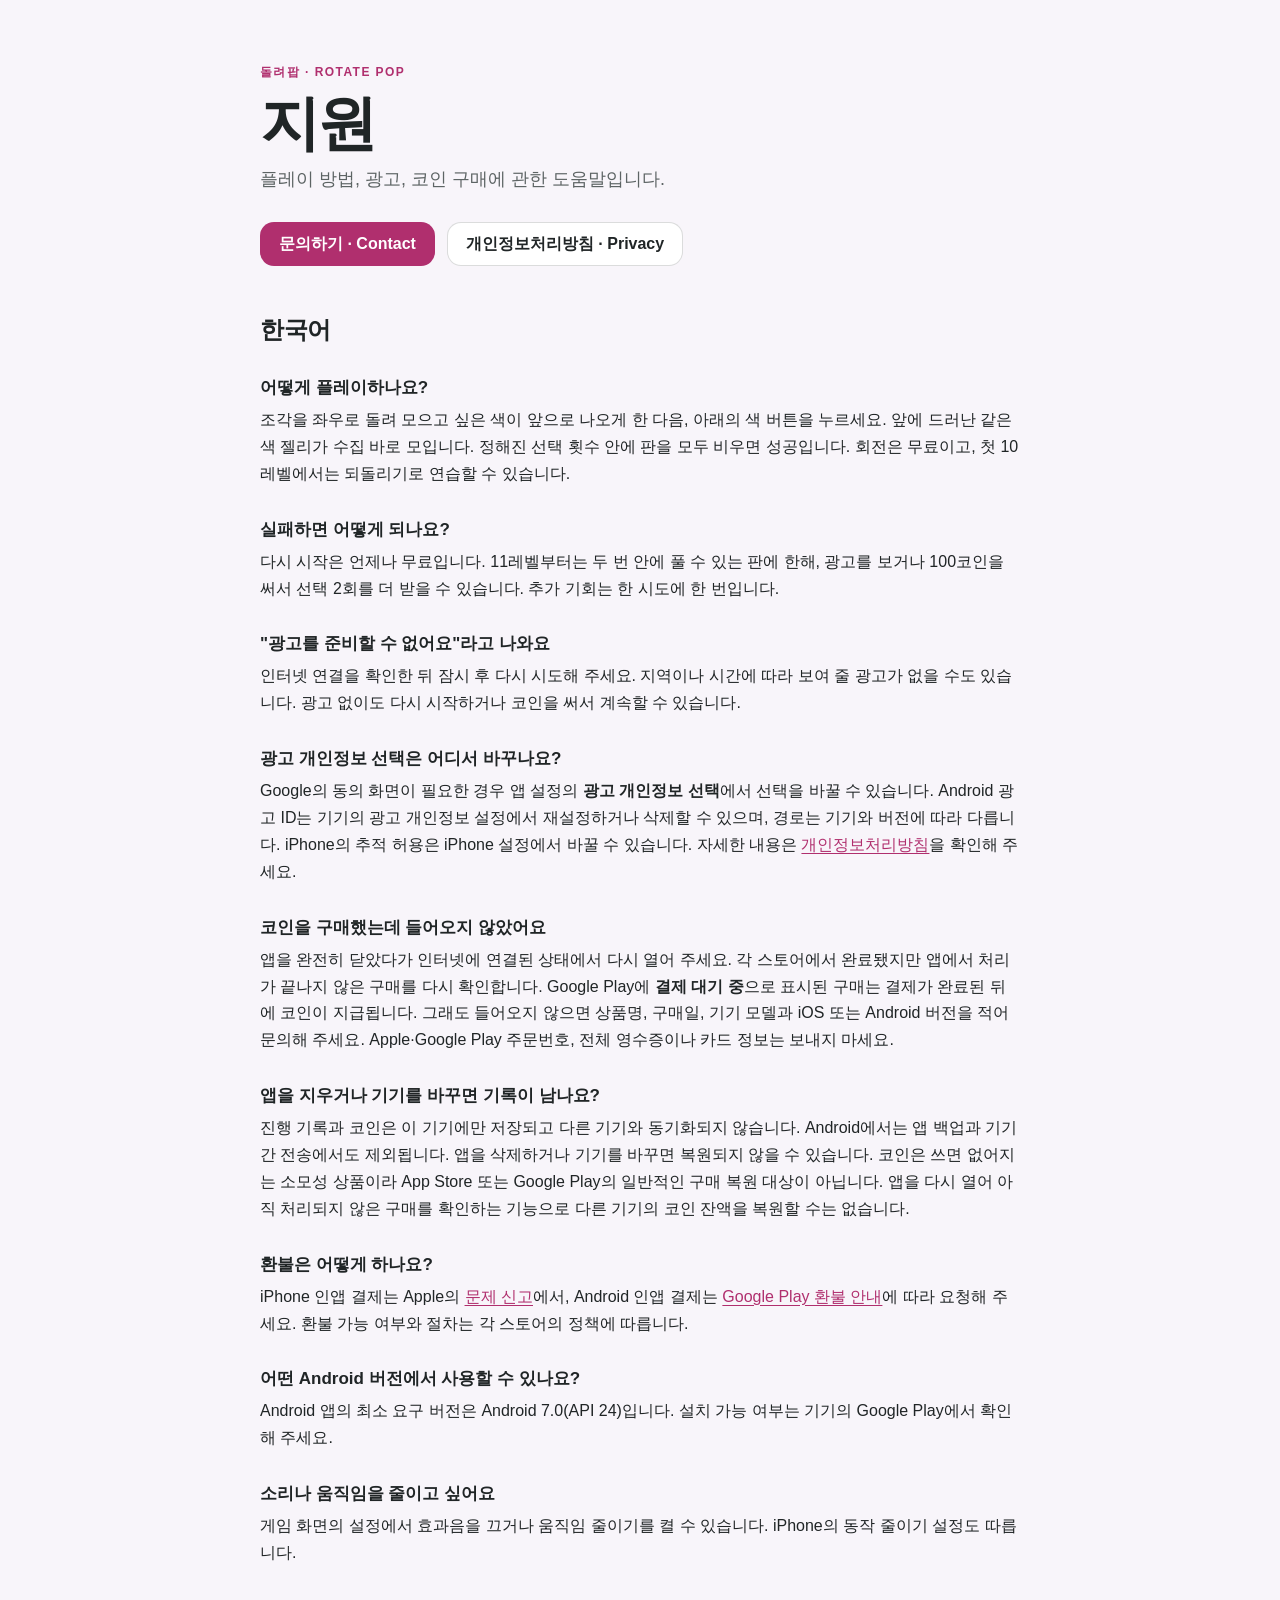
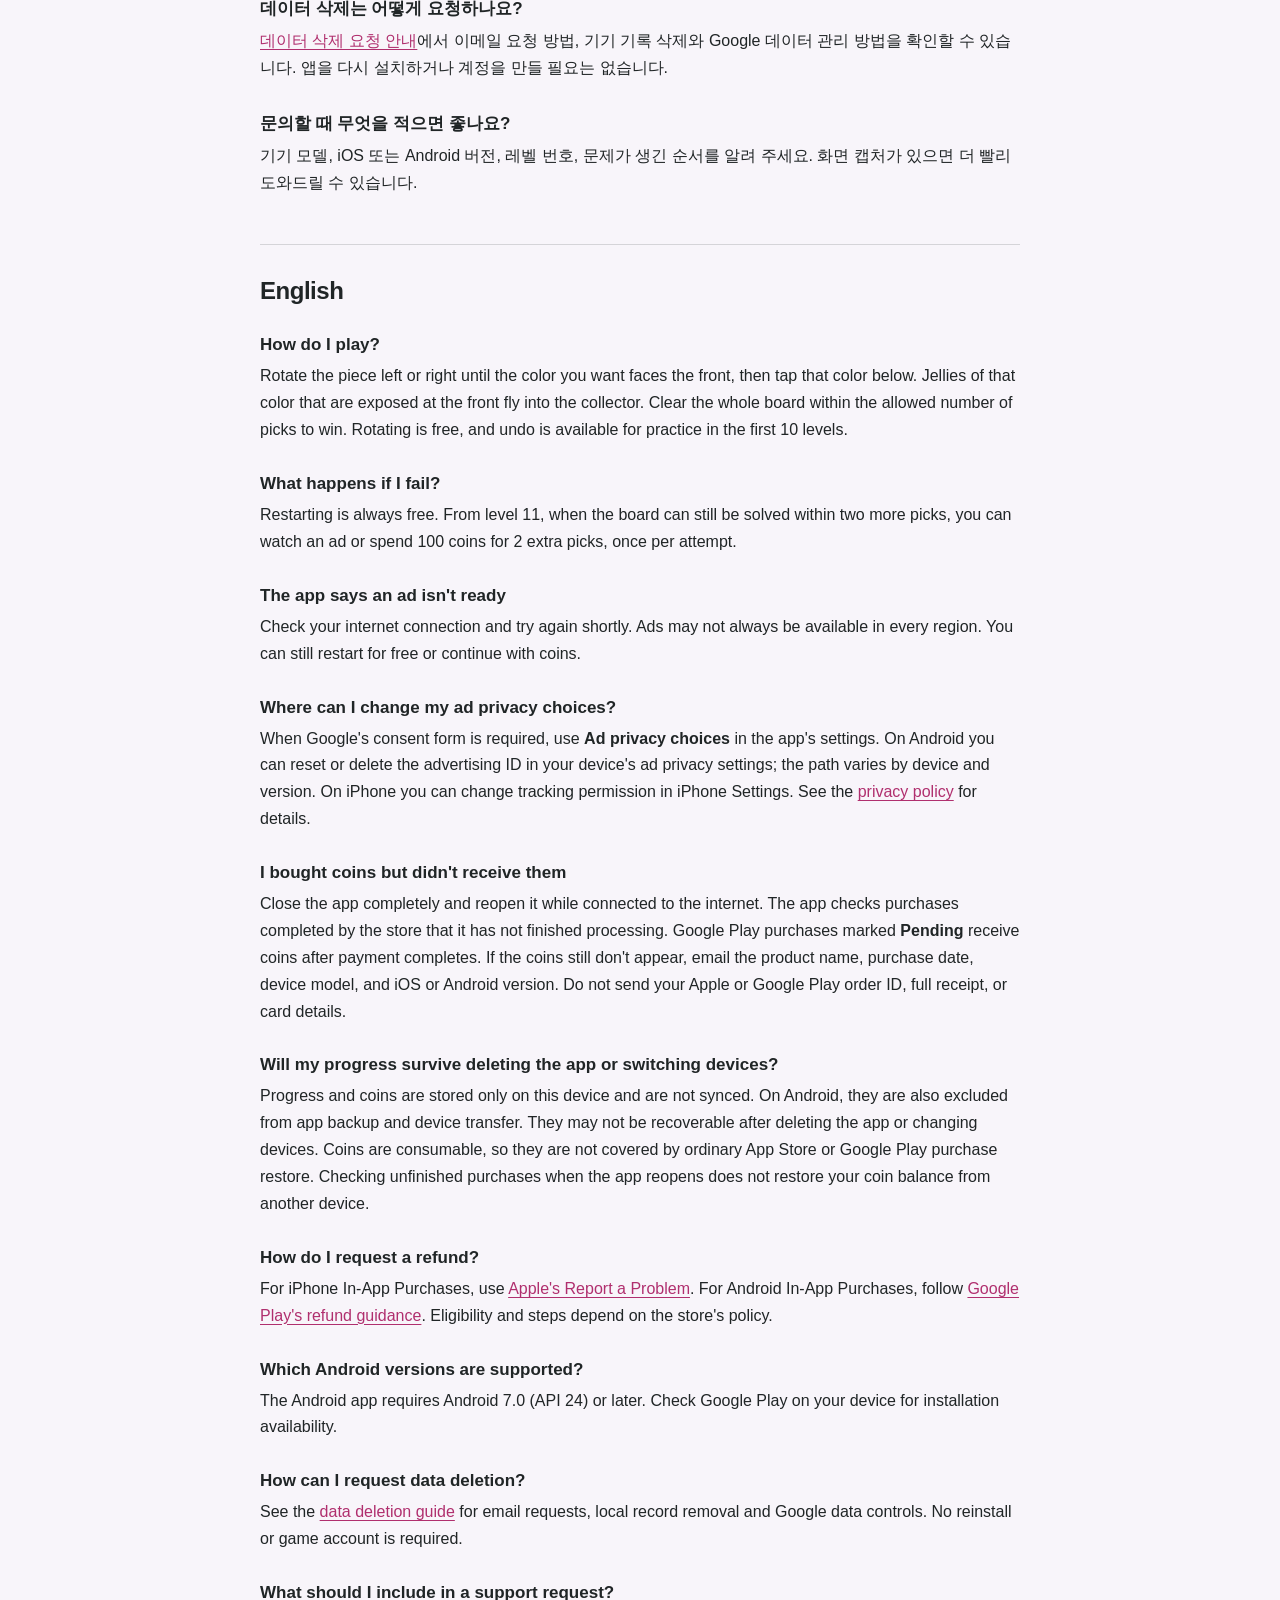
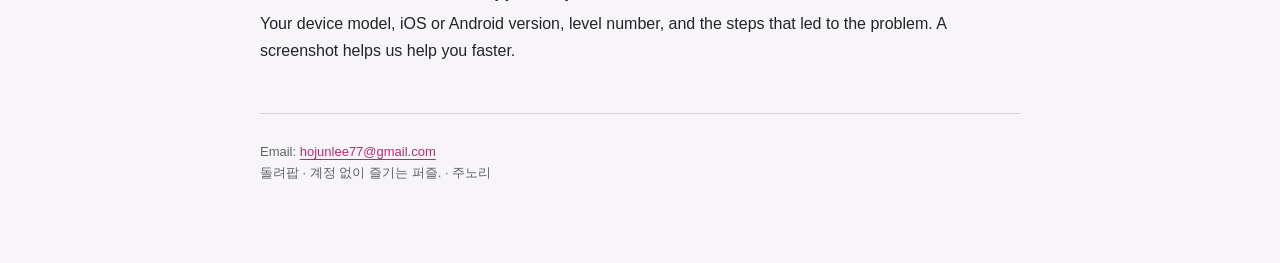
<file: support/index.html>
<!doctype html>
<html lang="ko">
<head>
  <meta charset="utf-8">
  <meta name="viewport" content="width=device-width, initial-scale=1">
  <meta name="description" content="돌려팝(Rotate Pop) 고객 지원 · Support for Rotate Pop on iPhone and Android.">
  <title>돌려팝 지원 · Rotate Pop Support</title>
  <link rel="stylesheet" href="../styles.css">
</head>
<body>
  <main>
    <header>
      <div class="eyebrow">돌려팝 · Rotate Pop</div>
      <h1>지원</h1>
      <p class="lede">플레이 방법, 광고, 코인 구매에 관한 도움말입니다.</p>
      <div class="actions">
        <a class="button primary" href="mailto:hojunlee77@gmail.com?subject=%EB%8F%8C%EB%A0%A4%ED%8C%9D%20%EB%AC%B8%EC%9D%98">문의하기 · Contact</a>
        <a class="button" href="../privacy/">개인정보처리방침 · Privacy</a>
      </div>
    </header>

    <section class="language" lang="ko">
      <h2>한국어</h2>

      <h3>어떻게 플레이하나요?</h3>
      <p>조각을 좌우로 돌려 모으고 싶은 색이 앞으로 나오게 한 다음, 아래의 색 버튼을 누르세요. 앞에 드러난 같은 색 젤리가 수집 바로 모입니다. 정해진 선택 횟수 안에 판을 모두 비우면 성공입니다. 회전은 무료이고, 첫 10레벨에서는 되돌리기로 연습할 수 있습니다.</p>

      <h3>실패하면 어떻게 되나요?</h3>
      <p>다시 시작은 언제나 무료입니다. 11레벨부터는 두 번 안에 풀 수 있는 판에 한해, 광고를 보거나 100코인을 써서 선택 2회를 더 받을 수 있습니다. 추가 기회는 한 시도에 한 번입니다.</p>

      <h3>"광고를 준비할 수 없어요"라고 나와요</h3>
      <p>인터넷 연결을 확인한 뒤 잠시 후 다시 시도해 주세요. 지역이나 시간에 따라 보여 줄 광고가 없을 수도 있습니다. 광고 없이도 다시 시작하거나 코인을 써서 계속할 수 있습니다.</p>

      <h3>광고 개인정보 선택은 어디서 바꾸나요?</h3>
      <p>Google의 동의 화면이 필요한 경우 앱 설정의 <strong>광고 개인정보 선택</strong>에서 선택을 바꿀 수 있습니다. Android 광고 ID는 기기의 광고 개인정보 설정에서 재설정하거나 삭제할 수 있으며, 경로는 기기와 버전에 따라 다릅니다. iPhone의 추적 허용은 iPhone 설정에서 바꿀 수 있습니다. 자세한 내용은 <a href="../privacy/">개인정보처리방침</a>을 확인해 주세요.</p>

      <h3>코인을 구매했는데 들어오지 않았어요</h3>
      <p>앱을 완전히 닫았다가 인터넷에 연결된 상태에서 다시 열어 주세요. 각 스토어에서 완료됐지만 앱에서 처리가 끝나지 않은 구매를 다시 확인합니다. Google Play에 <strong>결제 대기 중</strong>으로 표시된 구매는 결제가 완료된 뒤에 코인이 지급됩니다. 그래도 들어오지 않으면 상품명, 구매일, 기기 모델과 iOS 또는 Android 버전을 적어 문의해 주세요. Apple·Google Play 주문번호, 전체 영수증이나 카드 정보는 보내지 마세요.</p>

      <h3>앱을 지우거나 기기를 바꾸면 기록이 남나요?</h3>
      <p>진행 기록과 코인은 이 기기에만 저장되고 다른 기기와 동기화되지 않습니다. Android에서는 앱 백업과 기기 간 전송에서도 제외됩니다. 앱을 삭제하거나 기기를 바꾸면 복원되지 않을 수 있습니다. 코인은 쓰면 없어지는 소모성 상품이라 App Store 또는 Google Play의 일반적인 구매 복원 대상이 아닙니다. 앱을 다시 열어 아직 처리되지 않은 구매를 확인하는 기능으로 다른 기기의 코인 잔액을 복원할 수는 없습니다.</p>

      <h3>환불은 어떻게 하나요?</h3>
      <p>iPhone 인앱 결제는 Apple의 <a href="https://reportaproblem.apple.com">문제 신고</a>에서, Android 인앱 결제는 <a href="https://support.google.com/googleplay/answer/2479637?hl=ko">Google Play 환불 안내</a>에 따라 요청해 주세요. 환불 가능 여부와 절차는 각 스토어의 정책에 따릅니다.</p>

      <h3>어떤 Android 버전에서 사용할 수 있나요?</h3>
      <p>Android 앱의 최소 요구 버전은 Android 7.0(API 24)입니다. 설치 가능 여부는 기기의 Google Play에서 확인해 주세요.</p>

      <h3>소리나 움직임을 줄이고 싶어요</h3>
      <p>게임 화면의 설정에서 효과음을 끄거나 움직임 줄이기를 켤 수 있습니다. iPhone의 동작 줄이기 설정도 따릅니다.</p>

      <h3>데이터 삭제는 어떻게 요청하나요?</h3>
      <p><a href="../data-deletion/">데이터 삭제 요청 안내</a>에서 이메일 요청 방법, 기기 기록 삭제와 Google 데이터 관리 방법을 확인할 수 있습니다. 앱을 다시 설치하거나 계정을 만들 필요는 없습니다.</p>

      <h3>문의할 때 무엇을 적으면 좋나요?</h3>
      <p>기기 모델, iOS 또는 Android 버전, 레벨 번호, 문제가 생긴 순서를 알려 주세요. 화면 캡처가 있으면 더 빨리 도와드릴 수 있습니다.</p>
    </section>

    <section class="language" lang="en">
      <h2>English</h2>

      <h3>How do I play?</h3>
      <p>Rotate the piece left or right until the color you want faces the front, then tap that color below. Jellies of that color that are exposed at the front fly into the collector. Clear the whole board within the allowed number of picks to win. Rotating is free, and undo is available for practice in the first 10 levels.</p>

      <h3>What happens if I fail?</h3>
      <p>Restarting is always free. From level 11, when the board can still be solved within two more picks, you can watch an ad or spend 100 coins for 2 extra picks, once per attempt.</p>

      <h3>The app says an ad isn't ready</h3>
      <p>Check your internet connection and try again shortly. Ads may not always be available in every region. You can still restart for free or continue with coins.</p>

      <h3>Where can I change my ad privacy choices?</h3>
      <p>When Google's consent form is required, use <strong>Ad privacy choices</strong> in the app's settings. On Android you can reset or delete the advertising ID in your device's ad privacy settings; the path varies by device and version. On iPhone you can change tracking permission in iPhone Settings. See the <a href="../privacy/">privacy policy</a> for details.</p>

      <h3>I bought coins but didn't receive them</h3>
      <p>Close the app completely and reopen it while connected to the internet. The app checks purchases completed by the store that it has not finished processing. Google Play purchases marked <strong>Pending</strong> receive coins after payment completes. If the coins still don't appear, email the product name, purchase date, device model, and iOS or Android version. Do not send your Apple or Google Play order ID, full receipt, or card details.</p>

      <h3>Will my progress survive deleting the app or switching devices?</h3>
      <p>Progress and coins are stored only on this device and are not synced. On Android, they are also excluded from app backup and device transfer. They may not be recoverable after deleting the app or changing devices. Coins are consumable, so they are not covered by ordinary App Store or Google Play purchase restore. Checking unfinished purchases when the app reopens does not restore your coin balance from another device.</p>

      <h3>How do I request a refund?</h3>
      <p>For iPhone In-App Purchases, use <a href="https://reportaproblem.apple.com">Apple's Report a Problem</a>. For Android In-App Purchases, follow <a href="https://support.google.com/googleplay/answer/2479637">Google Play's refund guidance</a>. Eligibility and steps depend on the store's policy.</p>

      <h3>Which Android versions are supported?</h3>
      <p>The Android app requires Android 7.0 (API 24) or later. Check Google Play on your device for installation availability.</p>

      <h3>How can I request data deletion?</h3>
      <p>See the <a href="../data-deletion/">data deletion guide</a> for email requests, local record removal and Google data controls. No reinstall or game account is required.</p>

      <h3>What should I include in a support request?</h3>
      <p>Your device model, iOS or Android version, level number, and the steps that led to the problem. A screenshot helps us help you faster.</p>
    </section>

    <footer>
      Email: <a href="mailto:hojunlee77@gmail.com?subject=Rotate%20Pop%20Support">hojunlee77@gmail.com</a><br>
      돌려팝 · 계정 없이 즐기는 퍼즐. · 주노리
    </footer>
  </main>
</body>
</html>
</file>
<file: styles.css>
:root {
  color-scheme: light dark;
  --accent: #b02f6e;
  --paper: #f8f5fa;
  --ink: #202526;
  --secondary: #5d6464;
  --line: rgba(32, 37, 38, 0.16);
  --surface: #ffffff;
}

* {
  box-sizing: border-box;
}

html {
  background: var(--paper);
  font-family: -apple-system, BlinkMacSystemFont, "SF Pro Text", "Apple SD Gothic Neo", sans-serif;
  color: var(--ink);
}

body {
  margin: 0;
  min-height: 100vh;
  background: var(--paper);
}

main {
  width: min(100% - 40px, 760px);
  margin: 0 auto;
  padding: 64px 0 80px;
}

header {
  margin-bottom: 48px;
}

.eyebrow {
  color: var(--accent);
  font-size: 12px;
  font-weight: 700;
  letter-spacing: 0.12em;
  text-transform: uppercase;
}

h1 {
  margin: 12px 0 12px;
  font-size: clamp(38px, 8vw, 60px);
  line-height: 1.02;
  letter-spacing: -0.045em;
}

.lede {
  max-width: 34rem;
  margin: 0;
  color: var(--secondary);
  font-size: 18px;
  line-height: 1.55;
}

.meta {
  margin-top: 20px;
  color: var(--secondary);
  font-size: 14px;
}

.language {
  padding: 32px 0;
  border-top: 1px solid var(--line);
}

.language:first-of-type {
  padding-top: 0;
  border-top: 0;
}

h2 {
  margin: 0 0 28px;
  font-size: 24px;
  letter-spacing: -0.02em;
}

h3 {
  margin: 30px 0 8px;
  font-size: 17px;
}

p,
li {
  font-size: 16px;
  line-height: 1.68;
}

p {
  margin: 8px 0 16px;
}

ul {
  margin: 8px 0 20px;
  padding-left: 22px;
}

a {
  color: var(--accent);
  text-underline-offset: 3px;
}

.actions {
  display: flex;
  flex-wrap: wrap;
  gap: 12px;
  margin: 28px 0 8px;
}

.button {
  display: inline-flex;
  min-height: 44px;
  align-items: center;
  justify-content: center;
  padding: 0 18px;
  border: 1px solid var(--line);
  border-radius: 14px;
  background: var(--surface);
  color: var(--ink);
  font-weight: 600;
  text-decoration: none;
}

.button.primary {
  border-color: transparent;
  background: var(--accent);
  color: white;
}

footer {
  padding-top: 28px;
  border-top: 1px solid var(--line);
  color: var(--secondary);
  font-size: 13px;
  line-height: 1.6;
}

@media (prefers-color-scheme: dark) {
  :root {
    --accent: #ff8cc0;
    --paper: #18151b;
    --ink: #f7f6f2;
    --secondary: #aab1b0;
    --line: rgba(247, 246, 242, 0.18);
    --surface: #2a2530;
  }

  .button.primary {
    color: #18151b;
  }
}

@media (prefers-reduced-motion: reduce) {
  *,
  *::before,
  *::after {
    scroll-behavior: auto !important;
  }
}

table {
  width: 100%;
  margin: 8px 0 20px;
  border-collapse: collapse;
  font-size: 15px;
  line-height: 1.55;
}

th,
td {
  padding: 10px 12px 10px 0;
  border-bottom: 1px solid var(--line);
  text-align: left;
  vertical-align: top;
}

th {
  width: 32%;
  color: var(--secondary);
  font-weight: 600;
}
</file>
